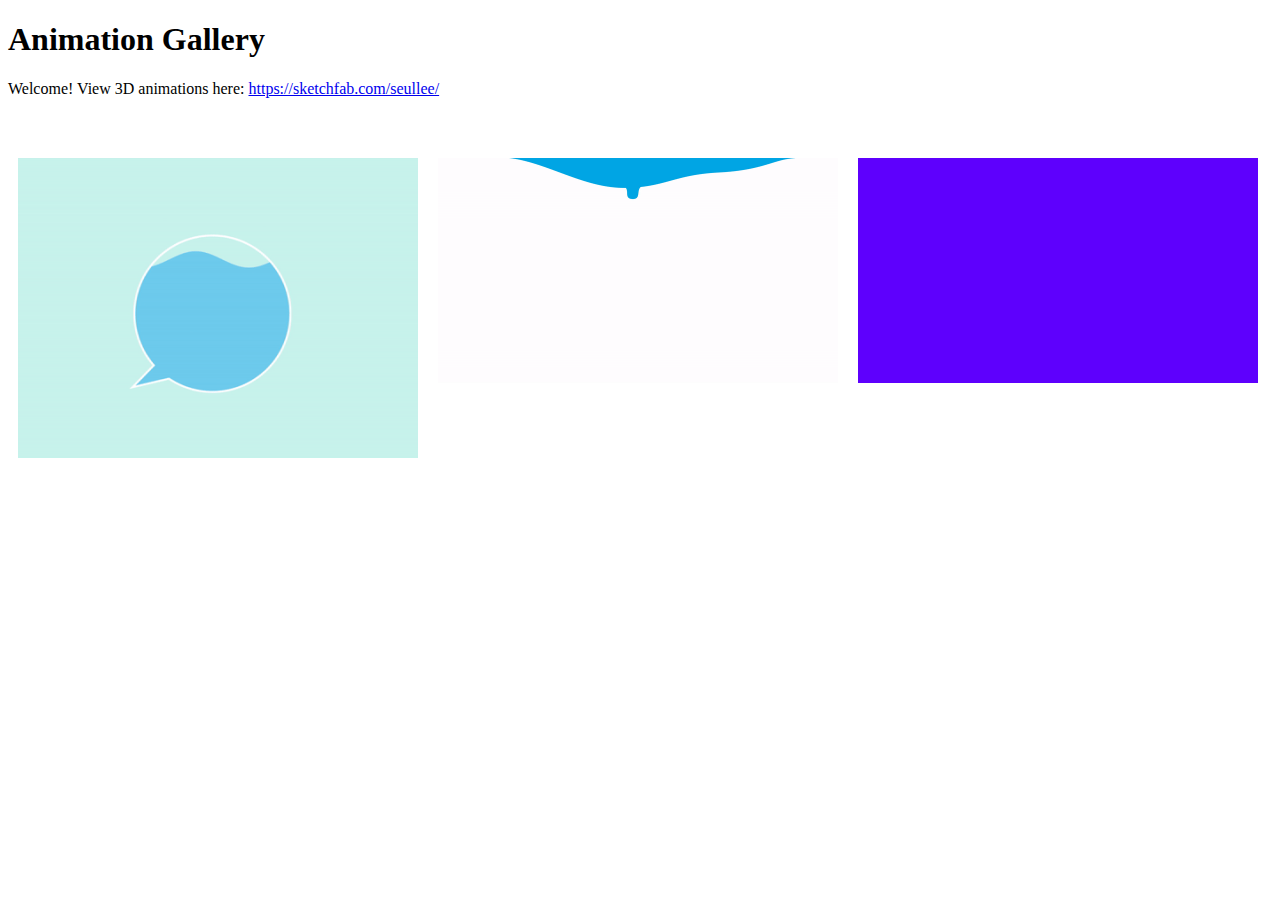
<file: index.html>
<!-- <!DOCTYPE html>
  <html lang="en">

  <head>
    <meta charset="utf-8" />
    <meta name="viewport" content="width=device-width, initial-scale=1">
    <title>CSS Gallery</title>
    <link href="https://fonts.googleapis.com/css?family=Playfair+Display:400,400i,700,700i,900,900i|Roboto:300,300i,400,400i,700,700i" rel="stylesheet">
    <link rel="stylesheet" href="mainstyle.css">
  </head>

  <body>
    <section class="main-container">
     <h1>CSS Gallery</h1>
     <p>Welcome! This page is under development currently.</p>
      
     <div class="codepen-box">
       <p class="codepen" data-height="265"  data-theme-id="0" data-default-tab="css,result" data-user="leeseul" data-slug-hash="Qoqdey" data-preview="true" data-pen-title="001 - Open">
       <span>See the Pen <a href="https://codepen.io/leeseul/pen/Qoqdey/">
  001 - Open</a> by Seul Lee (<a href="https://codepen.io/leeseul">@leeseul</a>)
  on <a href="https://codepen.io">CodePen</a>.</span>
      </p>
      <script async src="https://static.codepen.io/assets/embed/ei.js"></script>
     </div>

     <div class="codepen-box">
      <p class="codepen" data-height="265" data-theme-id="0" data-default-tab="css,result" data-user="leeseul" data-slug-hash="rRdBZd" data-preview="true" data-pen-title="002 Timeline">
      <span>See the Pen <a href="https://codepen.io/leeseul/pen/rRdBZd/">
      002 Timeline</a> by Seul Lee (<a href="https://codepen.io/leeseul">@leeseul</a>)
      on <a href="https://codepen.io">CodePen</a>.</span>
      </p>
      <script async src="https://static.codepen.io/assets/embed/ei.js"></script>
     </div>

    </section>
  </body>
</html> -->
<!DOCTYPE html> 
  <html lang="en">

  <head>
    <meta charset="utf-8" />
    <meta name="viewport" content="width=device-width, initial-scale=1">
    <title>Animation Gallery</title>
    <link href="https://fonts.googleapis.com/css?family=Playfair+Display:400,400i,700,700i,900,900i|Roboto:300,300i,400,400i,700,700i">
  </head>
  <style>
    .grid { 
      display: flex;
      justify-content: flex-start;
      flex-wrap: wrap;
      margin-top: 50px;
      }
    .grid-img {
      width: 400px;
      margin: 10px;
    }
    </style>

  <body>
    <section >
     <h1>Animation Gallery</h1>
      <p>Welcome! View 3D animations here: <a href="https://sketchfab.com/seullee/">https://sketchfab.com/seullee/</a></p>

      <section class="grid">
     <div class="grid-img">
      <img src="assets/Water.gif" width="400px">
     </div>

     <div class="grid-img">
      <img src="assets/Watr-logo.gif" width="400px">
     </div>

     <div class="grid-img">
      <video width="400px" autoplay>
        <source src="assets/Intro.mp4" type="video/mp4">
      </video>
     </div>
    </section>


    </section>
  </body>
</html>
</file>
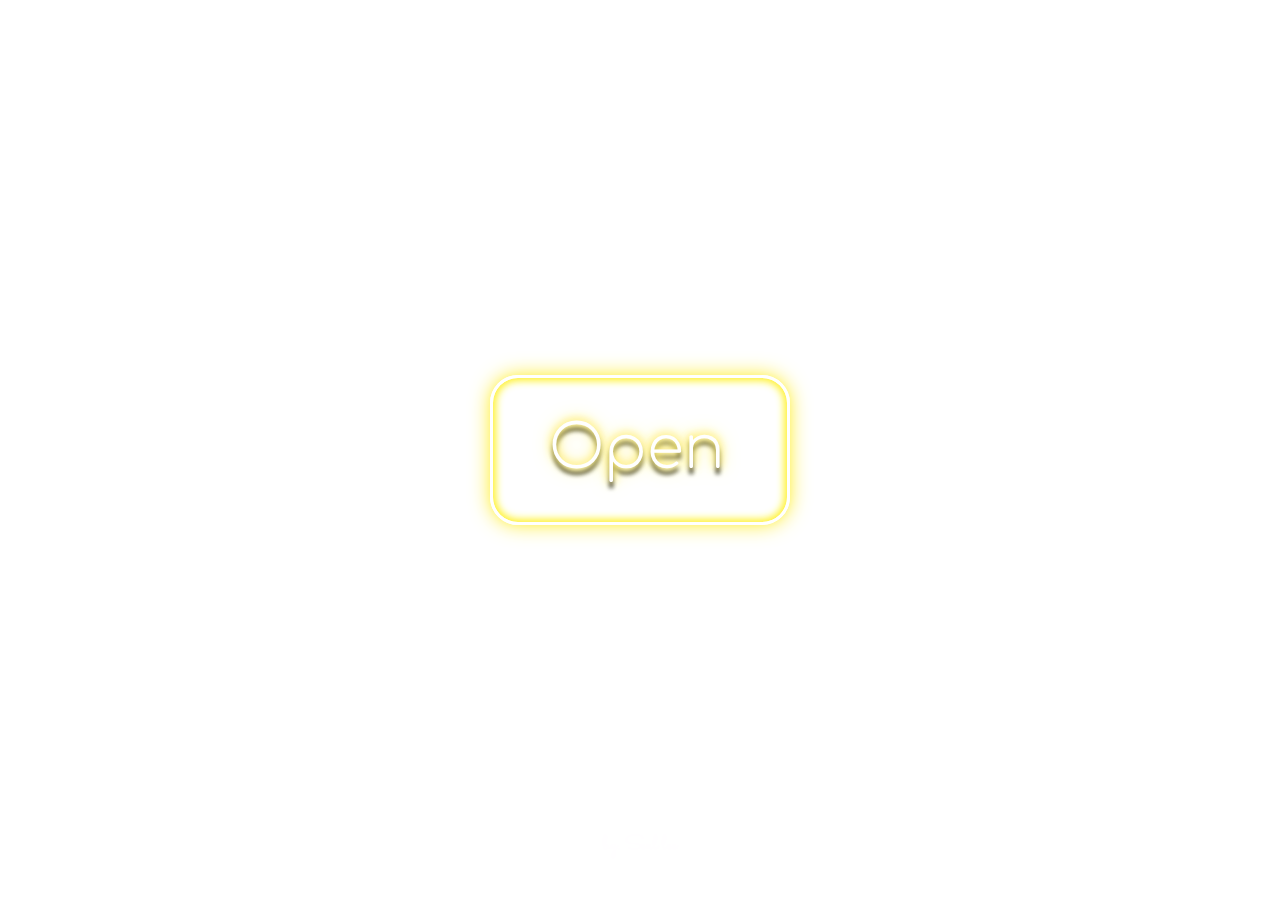
<file: 001-open/index.html>
<!DOCTYPE html>
<html lang="en" >

<head>
  <meta charset="UTF-8">
  <title>001 - Open</title>
  
  
  
      <link rel="stylesheet" href="css/style.css">

  
</head>

<body>

  <link href="https://fonts.googleapis.com/css?family=Comfortaa|Sacramento" rel="stylesheet">

<section class="container">
  <div class="box">
      <h1 class="neon_text">Open</h1>
  </div>
  <div class="credit">
    <p>by. Seul lee</p>
  </div>
</section>
  
  

</body>

</html>
</file>
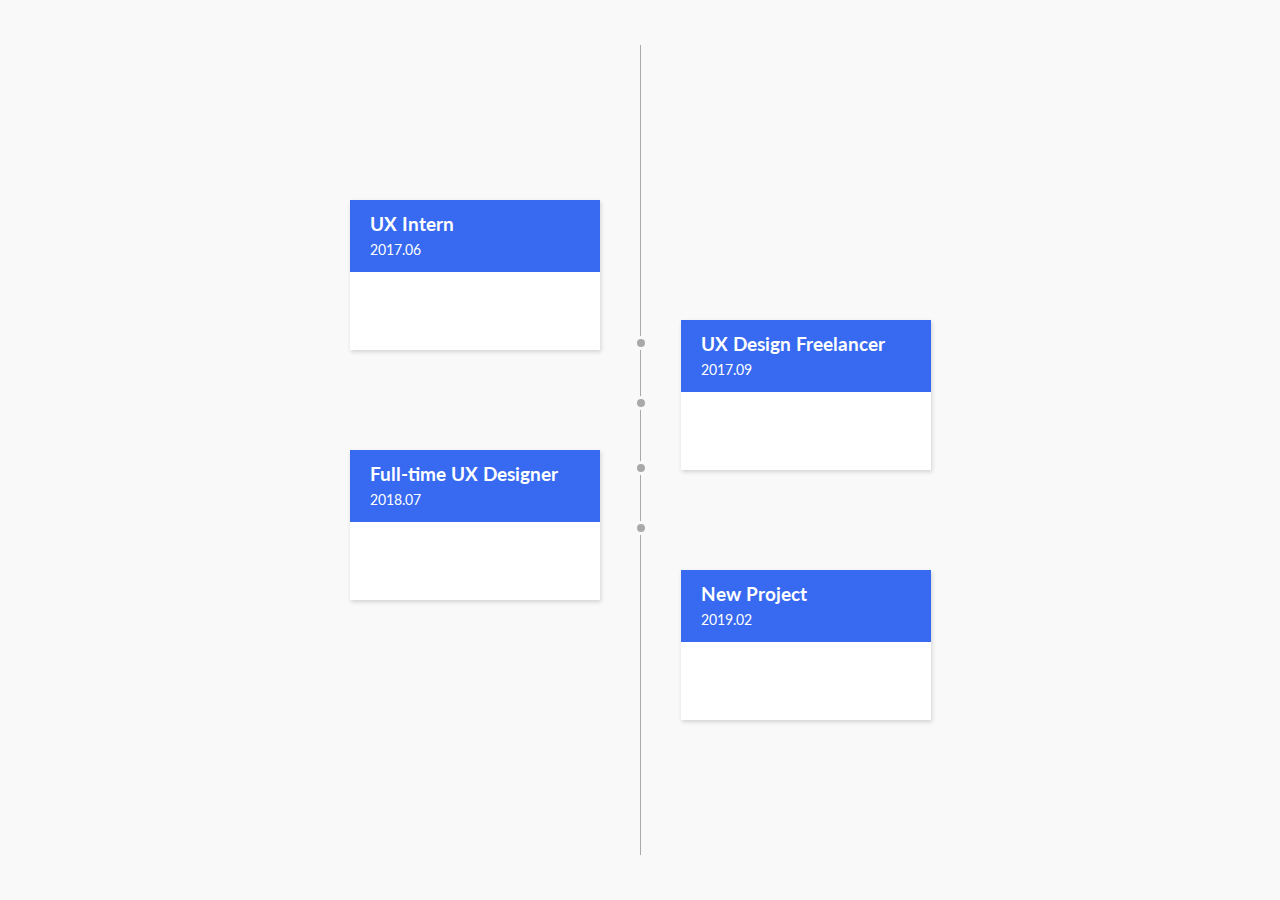
<file: 002-timeline/index.html>
<!DOCTYPE html>
<html lang="en" >

<head>
  <meta charset="UTF-8">
  <title>002 Timeline</title>
  <meta name="viewport" content="width=device-width, initial-scale=1.0"/>
  
  
      <link rel="stylesheet" href="css/style.css">

  
</head>

<body>

  <div class="background">
  <div class="contents">
    <div class="items left">
      <div class="banner">
        <h3>UX Intern</h3>
        <p>2017.06</p>
      </div>
    </div>
    <div class="items left">
      <div class="banner">
        <h3>Full-time UX Designer</h3>
        <p>2018.07</p>
      </div>
    </div>
  </div>
  <div class="line">
    <div class="dot first"></div>
    <div class="dot second"></div>
    <div class="dot third"></div>
    <div class="dot fourth"></div>
    <div class="baseline">
    </div>
  </div>
  <div class="contents">
    <div class="items right">
      <div class="banner">
        <h3>UX Design Freelancer</h3>
        <p>2017.09</p>
      </div>
    </div>
    <div class="items right">
      <div class="banner">
        <h3>New Project</h3>
        <p>2019.02</p>
      </div>
    </div>
  </div>
</div>
  
  

</body>

</html>
</file>
<file: mainstyle.css>
* {
    font-family: 'Roboto', sans-serif;
    font-family: 'Playfair Display', serif;
    margin: 0;
    padding: 0;
    box-sizing: border-box;
}

h1, h2 {
    font-family: 'Playfair Display', serif;
    margin-bottom: 20px;
}

h3, h4, p {
    font-family: 'Roboto', sans-serif;
    margin-bottom: 10px;
}

.main-container {
    margin: 100px;
}

.codepen-box {
    margin-top: 40px;
}

.codepen {
    height: 265px; 
    box-sizing: border-box; 
    display: flex; 
    align-items: center; 
    justify-content: center; 
    border: 2px solid black; 
    margin: 1em 0; 
    padding: 1em;
}

/* Use a media query to add a break point at 600px: It means, following code applies when the viewport is 800px or smaller*/
@media screen and (max-width:600px) {
    .main-container {
      margin: 50px 20px;
    }
}
</file>
<file: 001-open/css/style.css>
* {
  padding: 0;
  margin: 0;
  box-sizing: border-box;
  background: url(http://www.photos-public-domain.com/wp-content/uploads/2011/03/black-brick-wall-texture.jpg);
}

.container {
  height: 100vh;
  display: flex;
  flex-direction: column;
  align-items: center;
  justify-content: center;
}

.box {
  width: 300px;
  height: 150px;
  display: flex;
  flex-direction: row;
  align-items: center;
  justify-content: center;
  border: solid 3px #fff;
  border-radius: 28px;
  box-shadow: 0 0 20px #ffed36, 0 0 6px #fffecf, 0 0 10px #ffed36 inset,0 0 10px 1px #fff933 inset;
}

.neon_text {
  font-family: "Comfortaa", cursive;
  font-size: 60px;
  font-weight: 300;
  color: #fff;
  text-shadow: 0 0 80px, 0 0 10px #ffed66, 0 0 18px #ffed66, 0 0 8px #ffed66, 0 6px 4px #000;
  padding-right: 8px;
  padding-bottom: 4px;
}

.credit {
  font-family: 'Sacramento', cursive;
  color: #fffeff;
  font-size: 20px;
  text-shadow: 0 0 10px #fff;
  text-align: center;
  display: block;
  position: absolute;
  bottom: 40px;
}
</file>
<file: 002-timeline/css/style.css>
@import url('https://fonts.googleapis.com/css?family=Lato');

* {
  font-family: 'Lato', sans-serif;
  padding: 0;
  margin: 0;
  content-box: border-box;
}

h3 {
  line-height: 28px;  
}

p {
  font-size: 14px;
  line-height: 24px;
}

.background {
  height: 100vh;
  display: flex;
  flex-direction: row;
  justify-content: center;
  background-color: #FAF9FA;
}

.banner {
  width: 210px;
  background-color: #376AF0;
  padding: 10px 20px;
  color: white;
  align-self: flex-start;
}

.line {
  display: flex;
  flex-direction: column;
  justify-content: center;
}

.dot {
  width: 8px;
  height: 8px;
  margin-left: -6px;
  background-color: darkgrey;
  border: solid 3px #FAF9FA;
  border-radius: 100%;
  position: absolute;
  z-index: 1;
}

.first {
  margin-top: -215px;
}

.second {
  margin-top: -95px;
}

.third {
  margin-top: 35px;
}

.fourth {
  margin-top: 155px;
}

.baseline {
  background-color: darkgrey;
  width: 1px;
  height: 90vh;
}

.contents {
  width: 400px;
  display: flex;
  flex-direction: column;
  justify-content: center;
}

.items {
  width: 250px;
  height: 150px;
  background-color: white;
  box-shadow: 1px 2px 4px lightgrey;
}

.left {
  margin: 0px 40px 100px 0px;
  align-self: flex-end;
}

.right {
  margin: 100px 0px 0px 40px;
}

.right:first-child {
  margin-top: 140px;
}
</file>
